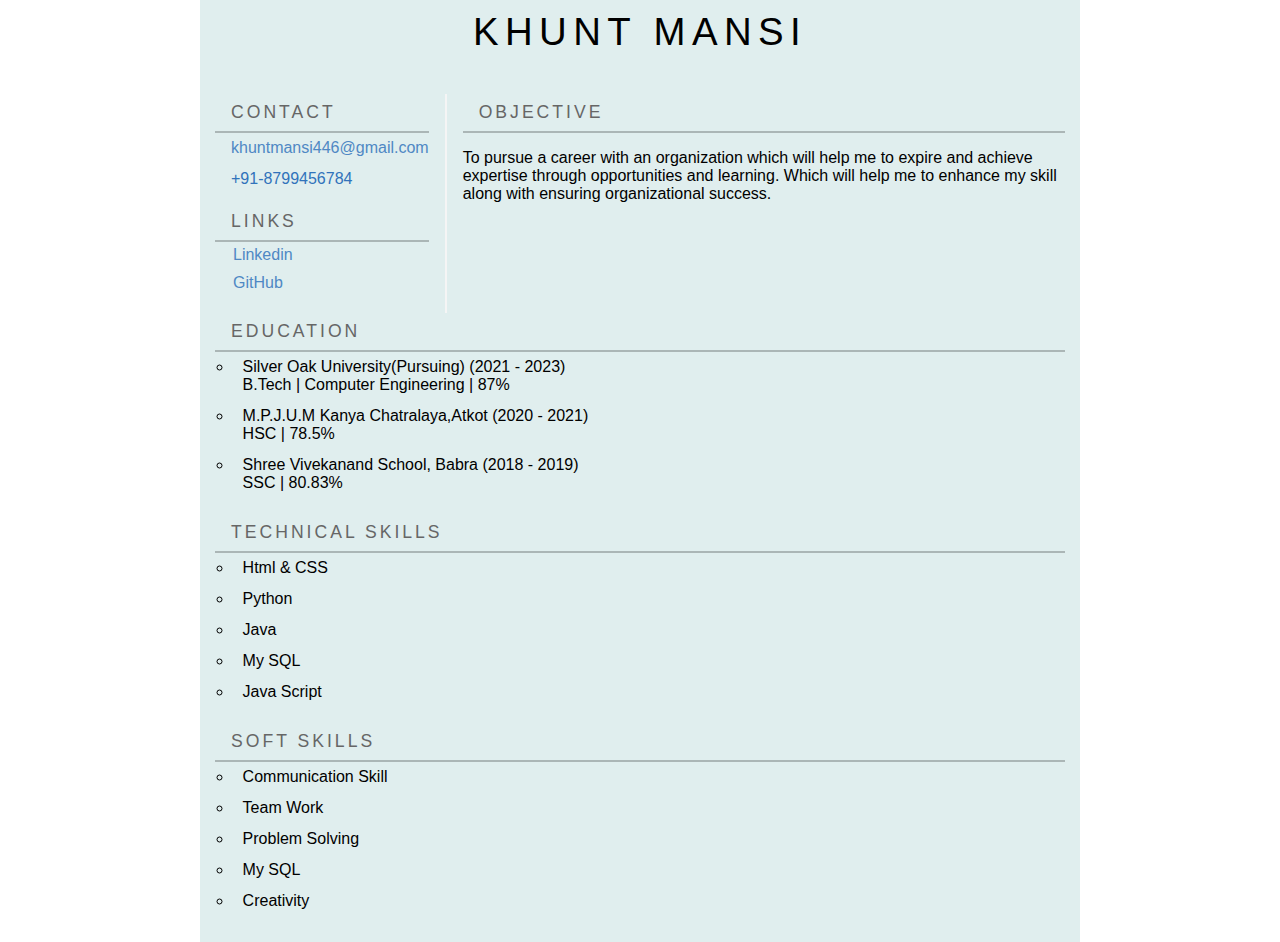
<file: Resume/index.html>
<!DOCTYPE html>
<html lang="en">
  <head>
    <meta name="viewport" content="width=device-width, initial-scale=1.0" />
    <title>Resume</title>
    <link rel="stylesheet" type="text/css" href="style.css" />
  </head>
  <body>
    <div class="container">
      <section class="header">
        <div class="header-title" id="profileName">Khunt Mansi</div>
      </section>

      <section class="info-section">
        <div class="info-left">
          <div class="cat-header">
            <span class="cat-title">Contact</span>
          </div>
          <div class="contact-section">
            <div class="contact-item">
              <a
                class="contact-info"
                id="contactEmail"
              >
                khuntmansi446@gmail.com
              </a>
            </div>
            <div class="contact-item">
              <span class="contact-info" id="contactPhone">
                +91-8799456784
              </span>
            </div>
          </div>

          <div class="cat-header">
            <span class="cat-title">Links</span>
          </div>
          <div class="cat-list-body">
            <ul id="linksList">
              <div class="link-item">
                <a href="www.linkedin.com/in/khunt-mansi53416727a">Linkedin</a>
              </div>
              <div class="link-item">
                <a href="https://github.com/Mansikhunt">GitHub</a>
              </div>
            </ul>
          </div>
        </div>

        <div class="info-right">
          <div class="cat-header">
            <span class="cat-title">Objective</span>
          </div>
          <div class="cat-link-body">
            <p>To pursue a career with an organization which will help me to expire and achieve
                expertise through opportunities and learning. Which will help me to enhance my skill
                along with ensuring organizational success. </p>
          </div>
        </div>
      </section>

      <section class="info-row">
        <div class="cat-header">
          <span class="cat-title">Education</span>
        </div>
        <div class="cat-list-body">
          <ul id="educationList">
            <li>Silver Oak University(Pursuing) (2021 - 2023)<br>B.Tech | Computer Engineering | 87%</li>
            <li>M.P.J.U.M Kanya Chatralaya,Atkot   (2020 - 2021)<br>HSC | 78.5%</li>
            <li>Shree Vivekanand School, Babra    (2018 - 2019)<br>SSC | 80.83%</li>

          </ul>
        </div>
      </section>

      <div class="info-row">
        <div class="cat-header">
          <span class="cat-title">Technical Skills</span>
        </div>
        <div class="cat-list-body">
          <ul id="skillList" >
            <li>Html & CSS</li>
            <li>Python</li>
            <li>Java</li>
            <li>My SQL</li>
            <li>Java Script</li>
          </ul>
        </div>
      </div>
    
    
      <div class="info-row">
        <div class="cat-header">
          <span class="cat-title">Soft Skills</span>
        </div>
        <div class="cat-list-body">
          <ul id="skillList"  >
            <li>Communication Skill</li>
            <li>Team Work</li>
            <li>Problem Solving</li>
            <li>My SQL</li>
            <li>Creativity</li>
          </ul>
        </div>
      </div>
    
  </body>
</html>
</file>
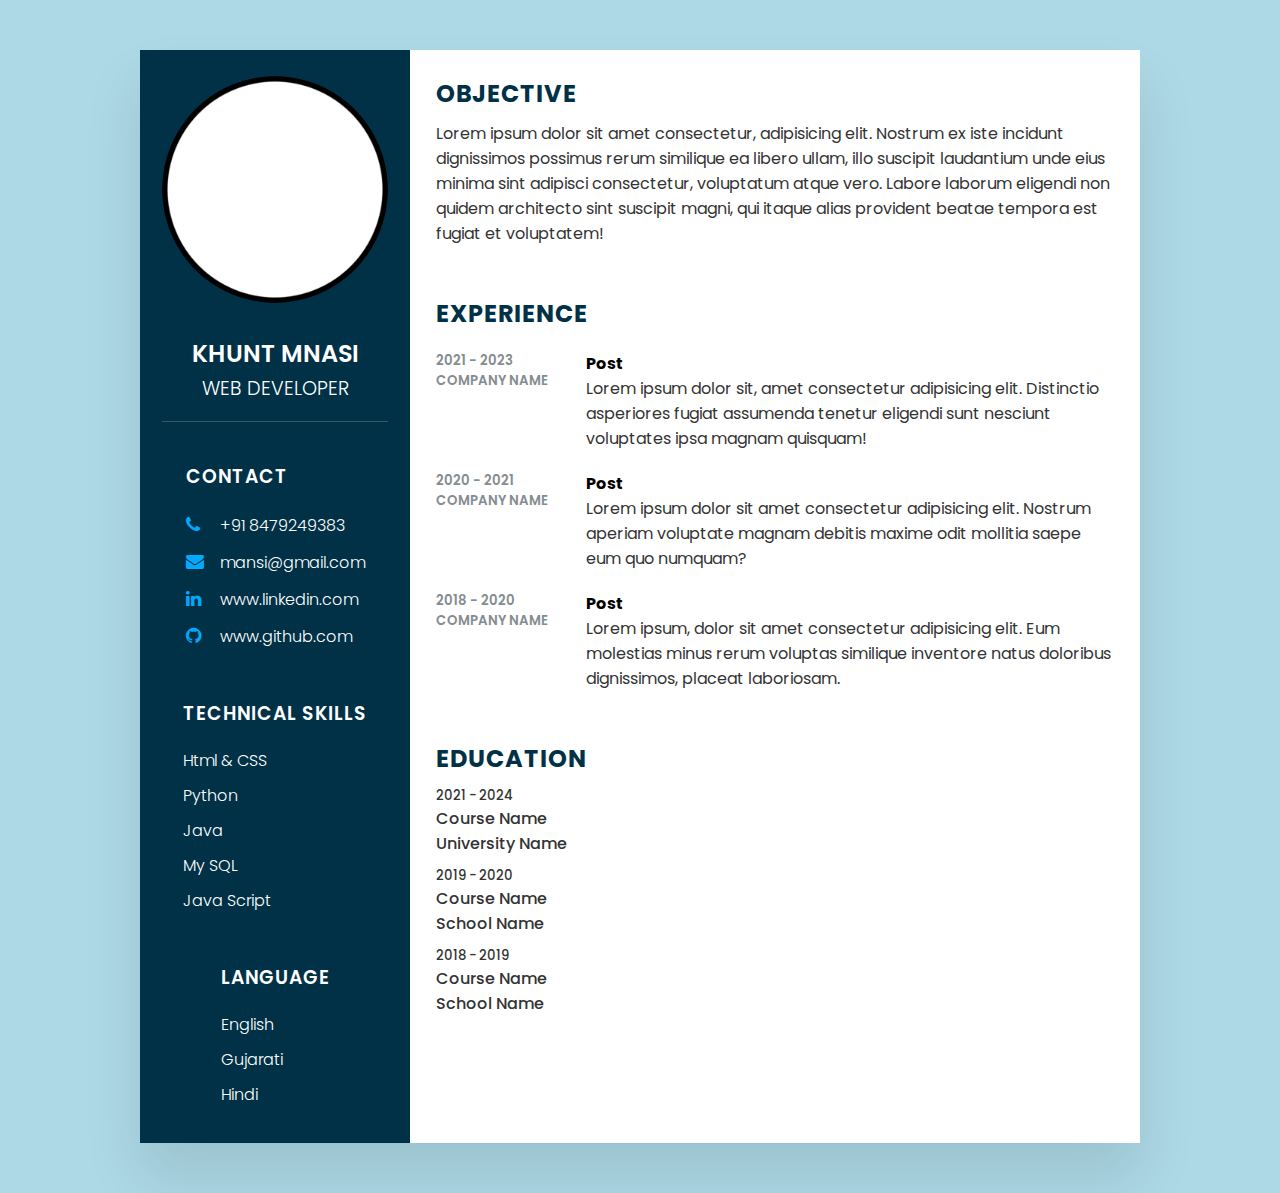
<file: Stylish Resume/Index.html>
<!DOCTYPE html>
<html lang="en">
<head>
    <meta charset="UTF-8">
    <meta name="viewport" content="width=device-width, initial-scale=1.0">
    <title>Resume</title>
    <link rel="stylesheet" href="Style.css">
    <link rel="stylesheet" href="https://cdnjs.cloudflare.com/ajax/libs/font-awesome/4.7.0/css/font-awesome.min.css">
</head>
<body>
    <div class="container">
        <div class="left-side">
            <div class="profile">
                <div class="imgbx">
                    <img src="img.png.png" alt="">
                </div>
                <h2>Khunt Mnasi <br><span>Web Developer</span></h2>
            </div>

            <div class="contactinfo">
                <h3 class="title">Contact</h3>
                <ul>
                    <li>
                        <span class="icon"><i class="fa fa-phone" aria-hidden="true"></i></span>
                        <span class="text">+91 8479249383</span>
                    </li>
                    <li>
                        <span class="icon"><i class="fa fa-envelope" aria-hidden="true"></i></span>
                        <span class="text">mansi@gmail.com</span>
                    </li>
                    <li>
                        <span class="icon"><i class="fa fa-linkedin" aria-hidden="true"></i></span>
                        <span class="text">www.linkedin.com</span>
                    </li>
                    <li>
                        <span class="icon"><i class="fa fa-github" aria-hidden="true"></i></span>
                        <span class="text">www.github.com</span>
                    </li>
                </ul>
            </div>

            <div class="contactinfo skills">
                <h3 class="title">Technical Skills</h3>
                <ul>
                    <li><span class="text">Html & CSS</span></li>
                    <li><span class="text">Python</span></li>
                    <li><span class="text">Java</span></li>
                    <li><span class="text">My SQL</span></li>
                    <li><span class="text">Java Script</span></li>
                </ul>
            </div>

            <div class="contactinfo language">
                <h3 class="title">Language</h3>
                <ul>
                    <li><span class="text">English</span></li>
                    <li><span class="text">Gujarati</span></li>
                    <li><span class="text">Hindi</span></li>
                </ul>
            </div>

        </div>

        <div class="right-side">
            <div class="about">
                <h2 class="title2">Objective</h2>
                <p>Lorem ipsum dolor sit amet consectetur, adipisicing elit. Nostrum ex iste incidunt dignissimos possimus rerum similique ea libero ullam, illo suscipit laudantium unde eius minima sint adipisci consectetur, voluptatum atque vero. Labore laborum eligendi non quidem architecto sint suscipit magni, qui itaque alias provident beatae tempora est fugiat et voluptatem!</p>
            </div>

            

            <div class="about">
                <h2 class="title2">Experience</h2>
                <div class="box">
                    <div class="year">
                        <h5>2021 - 2023</h5>
                        <h5>Company Name</h5>
                    </div>
                    <div class="text">
                        <h4>Post</h4>
                        <p>Lorem ipsum dolor sit, amet consectetur adipisicing elit. Distinctio asperiores fugiat assumenda tenetur eligendi sunt nesciunt voluptates ipsa magnam quisquam!</p>
                    </div>
                </div>
                <div class="box">
                    <div class="year">
                        <h5>2020 - 2021</h5>
                        <h5>Company Name</h5>
                    </div>
                    <div class="text">
                        <h4>Post</h4>
                        <p>Lorem ipsum dolor sit amet consectetur adipisicing elit. Nostrum aperiam voluptate magnam debitis maxime odit mollitia saepe eum quo numquam?</p>
                    </div>
                </div>
                <div class="box">
                    <div class="year">
                        <h5>2018 - 2020</h5>
                        <h5>Company Name</h5>
                    </div>
                    <div class="text">
                        <h4>Post</h4>
                        <p>Lorem ipsum, dolor sit amet consectetur adipisicing elit. Eum molestias minus rerum voluptas similique inventore natus doloribus dignissimos, placeat laboriosam.</p>
                    </div>
                </div>
            </div>

            <div class="about education">
                <h2 class="title2">Education</h2>
                <ul>
                    <li>
                        <h5>2021 - 2024</h5>
                        <h4>Course Name</h4>
                        <h4>University Name</h4>
                    </li>
                    <li>
                        <h5>2019 - 2020</h5>
                        <h4>Course Name</h4>
                        <h4>School Name</h4>
                    </li>
                    <li>
                        <h5>2018 - 2019</h5>
                        <h4>Course Name</h4>
                        <h4>School Name</h4>
                    </li>
                </ul>
            </div>

        </div>

    </div>    
</body>
</html>
</file>
<file: Resume/style.css>
body,
html {
  margin: 0 auto;
  font-family: -apple-system, BlinkMacSystemFont, "Segoe UI", "Source Sans Pro",
    Roboto, Oxygen, Ubuntu, Cantarell, "Open Sans", "Helvetica Neue", sans-serif;
  font-size: 100%;
  color: #000;
  
}

* {
  box-sizing: border-box;
}

/* Links */
a {
  text-decoration: none !important;
  color: #4f88c4 !important;
}

strong {
  color: #333;
}

.container {
  padding: 10px 15px;
  margin: 0 auto;
  /* width: 55rem; */
  max-width: 55rem;
  background-color: #e0eeee;
}

.link-title {
  letter-spacing: 1px;
  color: #444;
}

.header {
  text-align: center;
  margin-bottom: 1.5rem;
}

.header-title {
  font-size: 2.4rem;
  font-weight: 300;
  letter-spacing: 0.4rem;
  text-transform: uppercase;
}
.contact-section {
  padding-bottom: 0.5rem;
}

.contact-item {
  display: flex;
  align-items: center;
  color: #3173bb;
  padding: 0.4rem 0;
}

.contact-info {
  padding-left: 1rem;
}

.link-item{
  display: flex;
  align-items: center;
  padding: 0.3rem 0;
}

.info-section {
  padding: 1rem 0 0 0;
  display: flex;
  flex-direction: row;
  flex-wrap: wrap;
}

.info-left {
  flex: 1;
  border-right: 2px solid #f5f5f5;
  padding-right: 1rem;
}

.info-right {
  flex: 3;
  padding-left: 1rem;
}

.info-row {
  width: 100%;
}

.cat-header {
  padding: 0.5rem 0;
  font-size: 1.1rem;
  display: flex;
  align-items: center;
  border-bottom: 2px solid #0000003c;
}

.cat-indicator {
  color: #3173bb;
}

.cat-title {
  text-transform: uppercase;
  letter-spacing: 3px;
  vertical-align: text-bottom;
  padding-left: 1rem;
  color: #666;
}

.cat-def-body,
.cat-skill-body {
  padding: 0.2rem 0px 0.7rem 1.7rem;
}

/* Lists */
.cat-list-body {
  padding-bottom: 1rem;
}
.cat-list-body ul {
  padding-left: 18px;
  margin: 0;
  list-style-type: circle;
}

.cat-list-body li {
  padding: 0.4rem 0;
  padding-left: 0.6rem;
}

/* Education */
.edu-header,
.project-header {
  display: flex;
  justify-content: space-between;
}


/* Skills */
.cat-skill-item {
  padding: 0.2rem 0 !important;
  padding-left: 0.6rem !important;
}

.skill {
  margin: 10px 0;
  padding: 0 10px;
}

/* Media wuery for mobile view */
@media screen and (max-width: 500px) {
  .header-title {
    /* flex-wrap: wrap; */
    /* justify-content: center; */
    text-align: center;
  }

  .header-title .profile-contact {
    text-align: left;
  }

  .header-sub-title {
    /* justify-content: center; */
    text-align: center;
  }

  .link-title {
    padding-bottom: 3px;
    font-weight: 500;
  }

  .cat-title {
    letter-spacing: 2px;
    font-weight: 600;
  }

  .info-section .info-left {
    border: none;
  }

  .info-section .info-right {
    padding: 0;
  }

  .edu-header {
    flex-direction: column;
  }
  .contact-item {
    /* width: 100%; */
    display: block;
    cursor: pointer;
  }

  .cat-def-body,
  .cat-skill-body {
    padding: 0.5rem 0 0.5rem 1.4rem;
  }

  .cat-list-body {
    padding: 2px 0 10px 0px;
  }
}
</file>
<file: Stylish Resume/Style.css>
@import url('https://fonts.googleapis.com/css2?family=Poppins:wght@200;300;400;500;600;700;800&display=swap');
*{
    font-family: 'poppins',sans-serif;
    box-sizing: border-box;
    margin: 0;
    padding: 0;
}
body{
    background-color: lightblue;
    display: flex;
    justify-content: center;
    align-items: center;
    min-height: 100vh;
}
.container{
    position: relative;
    display: flex;
    margin: 50px;
    width: 100%;
    max-width: 1000px;
    min-height: 1000px;
    box-shadow: 0 35px 55px rgba(0, 0, 0, 0.1);
}
.left-side {
    width: 27%;
    background-color: #003147;
    padding: 0.7cm;
    display: flex;
    flex-direction: column;
    align-items: center;
}
.profile{
    position: relative;
    display: flex;
    flex-direction: column;
    padding-bottom: 15px;
    border-bottom: 1px solid rgb(255, 255, 255,0.2);
}
.profile .imgbx{
    position: relative;
    border-radius: 50%;
    /* overflow: hidden; */
}
img {
    width: 6cm;
    height: 6cm;
    margin-bottom: 0.7cm;
    border-radius: 50%;
    object-fit: cover;
    object-position: 50% 50%;
}
.profile h2{
    color: #fff;
    font-size: 1.5rem;
    /* margin-top: 10px; */
    text-transform: uppercase;
    text-align: center;
    font-weight: 600;
    line-height: 1.4em;
}
.profile span{
    font-size: 0.8em;
    font-weight: 300;
}
.contactinfo{
    padding-top: 40px;
}
.title{
    color: #fff;
    text-transform: uppercase;
    font-weight: 600;
    letter-spacing: 1px;
    margin-bottom: 20px;
}
.contactinfo ul{
    position: relative;
}
.contactinfo ul li{
    position: relative;
    list-style: none;
    margin: 10px 0;
    cursor: pointer;
}
.contactinfo ul li .icon{
    display: inline-block;
    width: 30px;
    font-size: 18px;
    color: #03a9fa;
}
.contactinfo ul li span{
    color: #fff;
    font-weight: 300;
}
.contactinfo .skills  li{
    margin-bottom: 10px;
    list-style: none;
    font-weight: 300;
}
.contactinfo .language li{
    margin-bottom: 10px;
    list-style: none;
    font-weight: 300;

}
.right-side {
    width: 73%;
    padding: 0.7cm;
    background-color: #fff;
    position: relative;
}
.about{
    margin-bottom: 50px;
}
.title2{
    color: #003147;
    text-transform: uppercase;
    letter-spacing: 1px;
    margin-bottom: 10px;
}
p{
    color: #333;
}
.education li{
    margin-bottom: 10px;
    list-style: none;
}
.education h5{
    color: #333;
    font-weight: 500;
}
.education h4{
    color: #333;
    font-weight: 500;

}
.about .box{
    display: flex;
    flex-direction: row;
    margin: 20px 0;
}
.about .box .year{
    min-width: 150px;
}
.about .box .year h5{
    text-transform: uppercase;
    color: #848c90;
    font-weight: 600;
}
</file>
